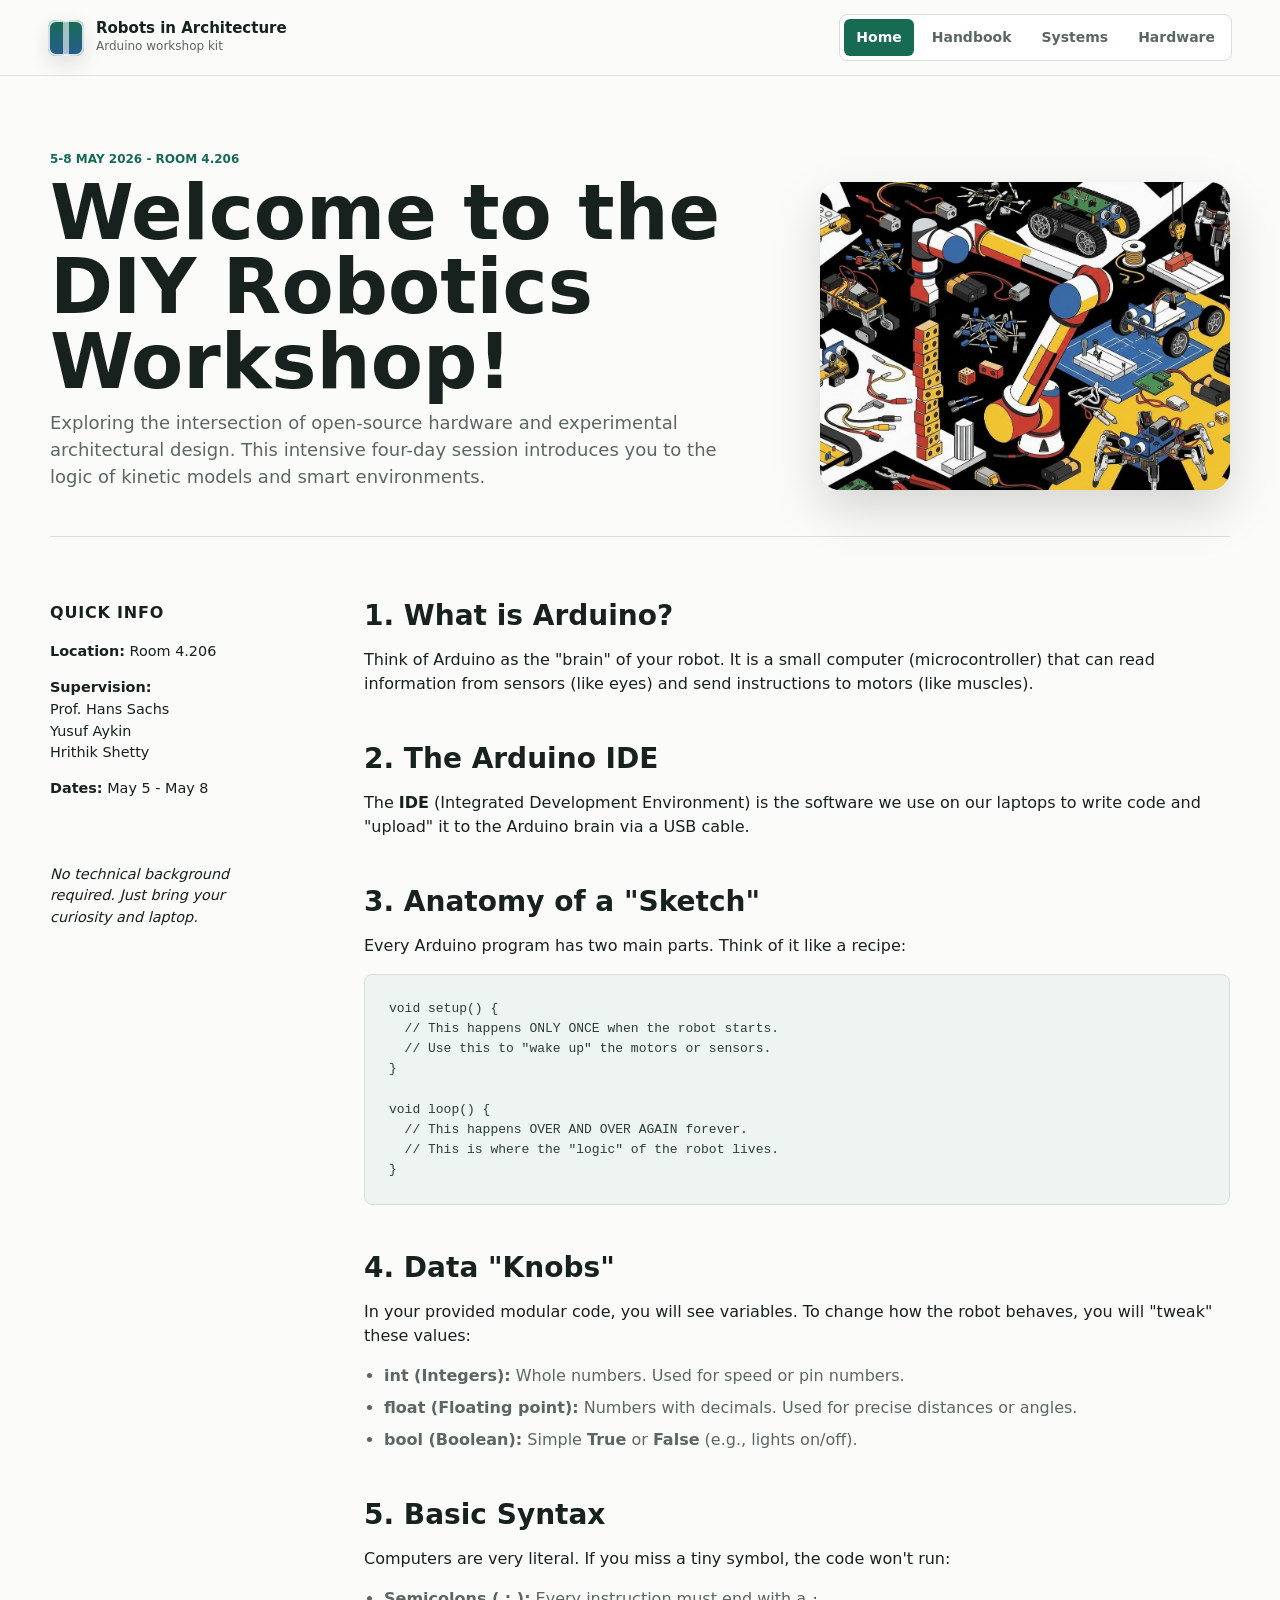
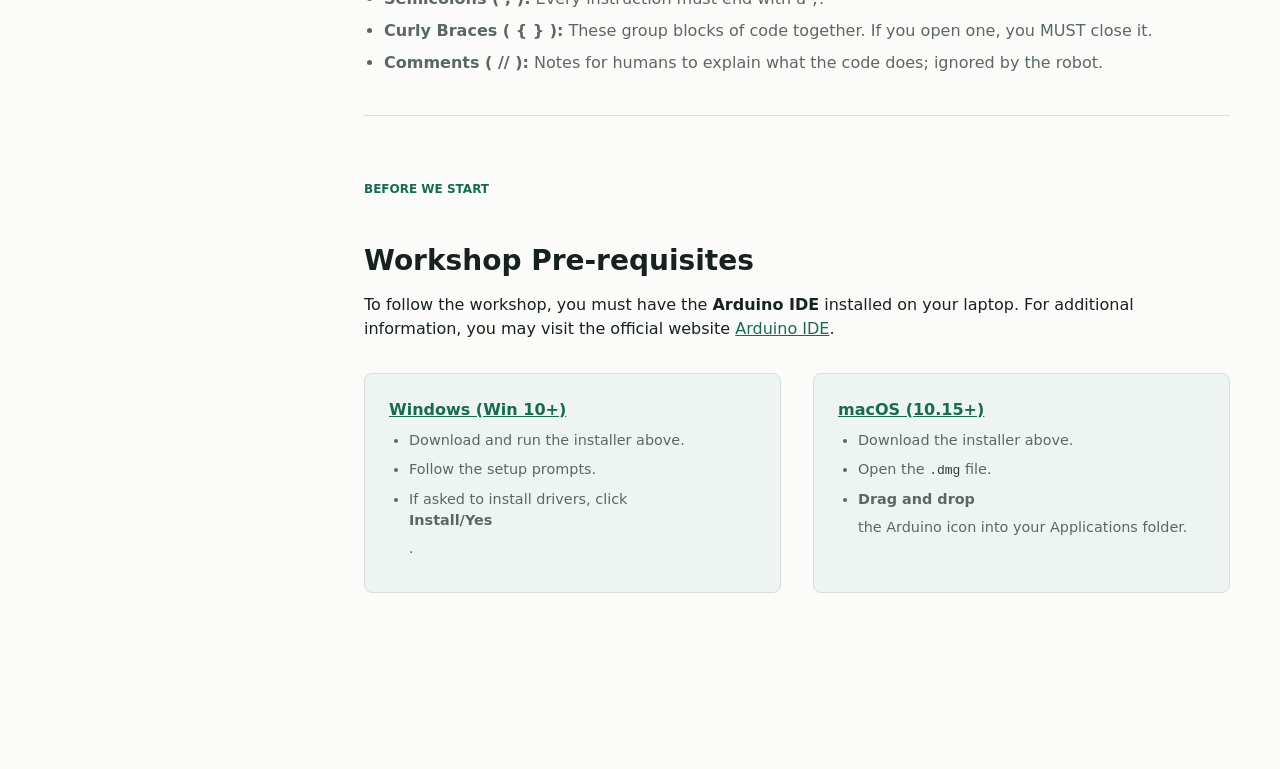
<file: index.html>
<!doctype html>
<html lang="en">
  <head>
    <meta charset="utf-8">
    <meta name="viewport" content="width=device-width, initial-scale=1">
    <title>Robots in Architecture - Home</title>
    <link rel="stylesheet" href="styles.css">
    <style>
      /* Custom tweaks to match Handbook aesthetics more closely on Home page */
      .home-poster {
        width: 100%;
        max-width: 410px; /* Matching the max-width of the second column in global workshop-strip */
        border-radius: 20px;
        box-shadow: 0 20px 50px rgba(0,0,0,0.15);
        border: none;
        object-fit: cover;
        margin-top: 32px; /* Horizontally align top with "Welcome" text (below eyebrow) */
      }
      .home-content-layout {
        display: grid;
        grid-template-columns: 250px 1fr;
        gap: 4rem;
        max-width: 1180px;
        margin: 0 auto;
        padding: 4rem 0;
      }
      .home-aside {
        font-size: 0.9rem;
        color: var(--text-muted);
        border-right: 1px solid var(--border);
        padding-right: 2rem;
      }
      .home-aside h3 {
        color: var(--text);
        margin-bottom: 1rem;
        font-size: 1rem;
        text-transform: uppercase;
        letter-spacing: 0.05em;
      }
      .home-main h2 {
        margin-top: 3rem;
        border-bottom: 1px solid var(--border);
        padding-bottom: 0.5rem;
      }
      .home-main h2:first-child {
        margin-top: 0;
      }
      .home-main pre {
        background: var(--soft);
        color: var(--ink);
        padding: 1.5rem;
        border-radius: 8px;
        overflow-x: auto;
        border: 1px solid var(--line);
      }
      .home-main code {
        color: #2c3e3a; /* Darker font color for better readability */
        font-family: "Cascadia Mono", "SFMono-Regular", Consolas, monospace;
        font-size: 13px;
      }
      .home-section {
        margin-bottom: 3rem;
      }
      @media (max-width: 1000px) {
        .home-content-layout { grid-template-columns: 1fr; }
        .home-aside { border-right: none; border-bottom: 1px solid var(--border); padding-bottom: 2rem; margin-bottom: 2rem; }
      }
    </style>
  </head>
  <body data-page="home">
    <header class="topbar">
      <a class="brand" href="index.html" aria-label="Robots in Architecture">
        <span class="brand-mark" aria-hidden="true"></span>
        <span>
          <strong>Robots in Architecture</strong>
          <small>Arduino workshop kit</small>
        </span>
      </a>
      <nav class="nav-links" aria-label="Primary">
        <a class="active" href="index.html">Home</a>
        <a href="guide.html">Handbook</a>
        <a href="examples.html">Systems</a>
        <a href="hardware.html">Hardware</a>
      </nav>
    </header>

    <main>
      <section class="workshop-strip guide-hero">
        <div class="workshop-copy">
          <p class="eyebrow">5-8 May 2026 - Room 4.206</p>
          <h1>Welcome to the DIY Robotics Workshop!</h1>
          <p>Exploring the intersection of open-source hardware and experimental architectural design. This intensive four-day session introduces you to the logic of kinetic models and smart environments.</p>
        </div>
        <img src="images/welcome_poster.jpg" alt="Workshop Poster" class="home-poster">
      </section>

      <div class="home-content-layout">
        <aside class="home-aside">
          <h3>Quick Info</h3>
          <p><strong>Location:</strong> Room 4.206</p>
          <p><strong>Supervision:</strong><br>Prof. Hans Sachs<br>Yusuf Aykin<br>Hrithik Shetty</p>
          <p><strong>Dates:</strong> May 5 - May 8</p>
          <hr style="margin: 2rem 0; border: 0; border-top: 1px solid var(--border);">
          <p><em>No technical background required. Just bring your curiosity and laptop.</em></p>
        </aside>

        <article class="home-main">
          <section class="home-section">
            <h2>1. What is Arduino?</h2>
            <p>Think of Arduino as the "brain" of your robot. It is a small computer (microcontroller) that can read information from sensors (like eyes) and send instructions to motors (like muscles).</p>
            
            <h2>2. The Arduino IDE</h2>
            <p>The <strong>IDE</strong> (Integrated Development Environment) is the software we use on our laptops to write code and "upload" it to the Arduino brain via a USB cable.</p>

            <h2>3. Anatomy of a "Sketch"</h2>
            <p>Every Arduino program has two main parts. Think of it like a recipe:</p>
            <pre><code>void setup() {
  // This happens ONLY ONCE when the robot starts.
  // Use this to "wake up" the motors or sensors.
}

void loop() {
  // This happens OVER AND OVER AGAIN forever.
  // This is where the "logic" of the robot lives.
}</code></pre>

            <h2>4. Data "Knobs"</h2>
            <p>In your provided modular code, you will see variables. To change how the robot behaves, you will "tweak" these values:</p>
            <ul class="guide-list">
              <li><strong>int (Integers):</strong> Whole numbers. Used for speed or pin numbers.</li>
              <li><strong>float (Floating point):</strong> Numbers with decimals. Used for precise distances or angles.</li>
              <li><strong>bool (Boolean):</strong> Simple <strong>True</strong> or <strong>False</strong> (e.g., lights on/off).</li>
            </ul>

            <h2>5. Basic Syntax</h2>
            <p>Computers are very literal. If you miss a tiny symbol, the code won't run:</p>
            <ul class="guide-list">
              <li><strong>Semicolons ( ; ):</strong> Every instruction must end with a <code>;</code>.</li>
              <li><strong>Curly Braces ( { } ):</strong> These group blocks of code together. If you open one, you MUST close it.</li>
              <li><strong>Comments ( // ):</strong> Notes for humans to explain what the code does; ignored by the robot.</li>
            </ul>

            <hr style="margin: 2.5rem 0 0; border: 0; border-top: 1px solid var(--line);">

            <section class="home-section" id="prerequisites" style="padding-top: 4rem;">
              <p class="eyebrow">Before we start</p>
              <h2>Workshop Pre-requisites</h2>
              <p>To follow the workshop, you must have the <strong>Arduino IDE</strong> installed on your laptop. For additional information, you may visit the official website <a href="https://www.arduino.cc/en/software" target="_blank" style="color: var(--green); text-decoration: underline;">Arduino IDE</a>.</p>

              <div class="step-grid" style="display: grid; grid-template-columns: 1fr 1fr; gap: 2rem; margin-top: 2rem;">
                  <article style="background: var(--soft); padding: 1.5rem; border-radius: 8px;">
                      <a href="https://downloads.arduino.cc/arduino-ide/arduino-ide_latest_Windows_64bit.exe" style="display: block; margin-bottom: 0.5rem; color: var(--green); font-weight: bold; text-decoration: underline;">Windows (Win 10+)</a>
                      <ul class="guide-list" style="font-size: 0.9rem;">
                          <li>Download and run the installer above.</li>
                          <li>Follow the setup prompts.</li>
                          <li>If asked to install drivers, click <strong>Install/Yes</strong>.</li>
                      </ul>
                  </article>
                  <article style="background: var(--soft); padding: 1.5rem; border-radius: 8px;">
                      <a href="https://downloads.arduino.cc/arduino-ide/arduino-ide_latest_macOS_64bit.dmg" style="display: block; margin-bottom: 0.5rem; color: var(--green); font-weight: bold; text-decoration: underline;">macOS (10.15+)</a>
                      <ul class="guide-list" style="font-size: 0.9rem;">
                          <li>Download the installer above.</li>
                          <li>Open the <code>.dmg</code> file.</li>
                          <li><strong>Drag and drop</strong> the Arduino icon into your Applications folder.</li>
                      </ul>
                  </article>
              </div>
            </section>
          </section>
        </article>
      </div>
    </main>

    <script src="data.js"></script>
    <script src="app.js"></script>
  </body>
</html>
</file>
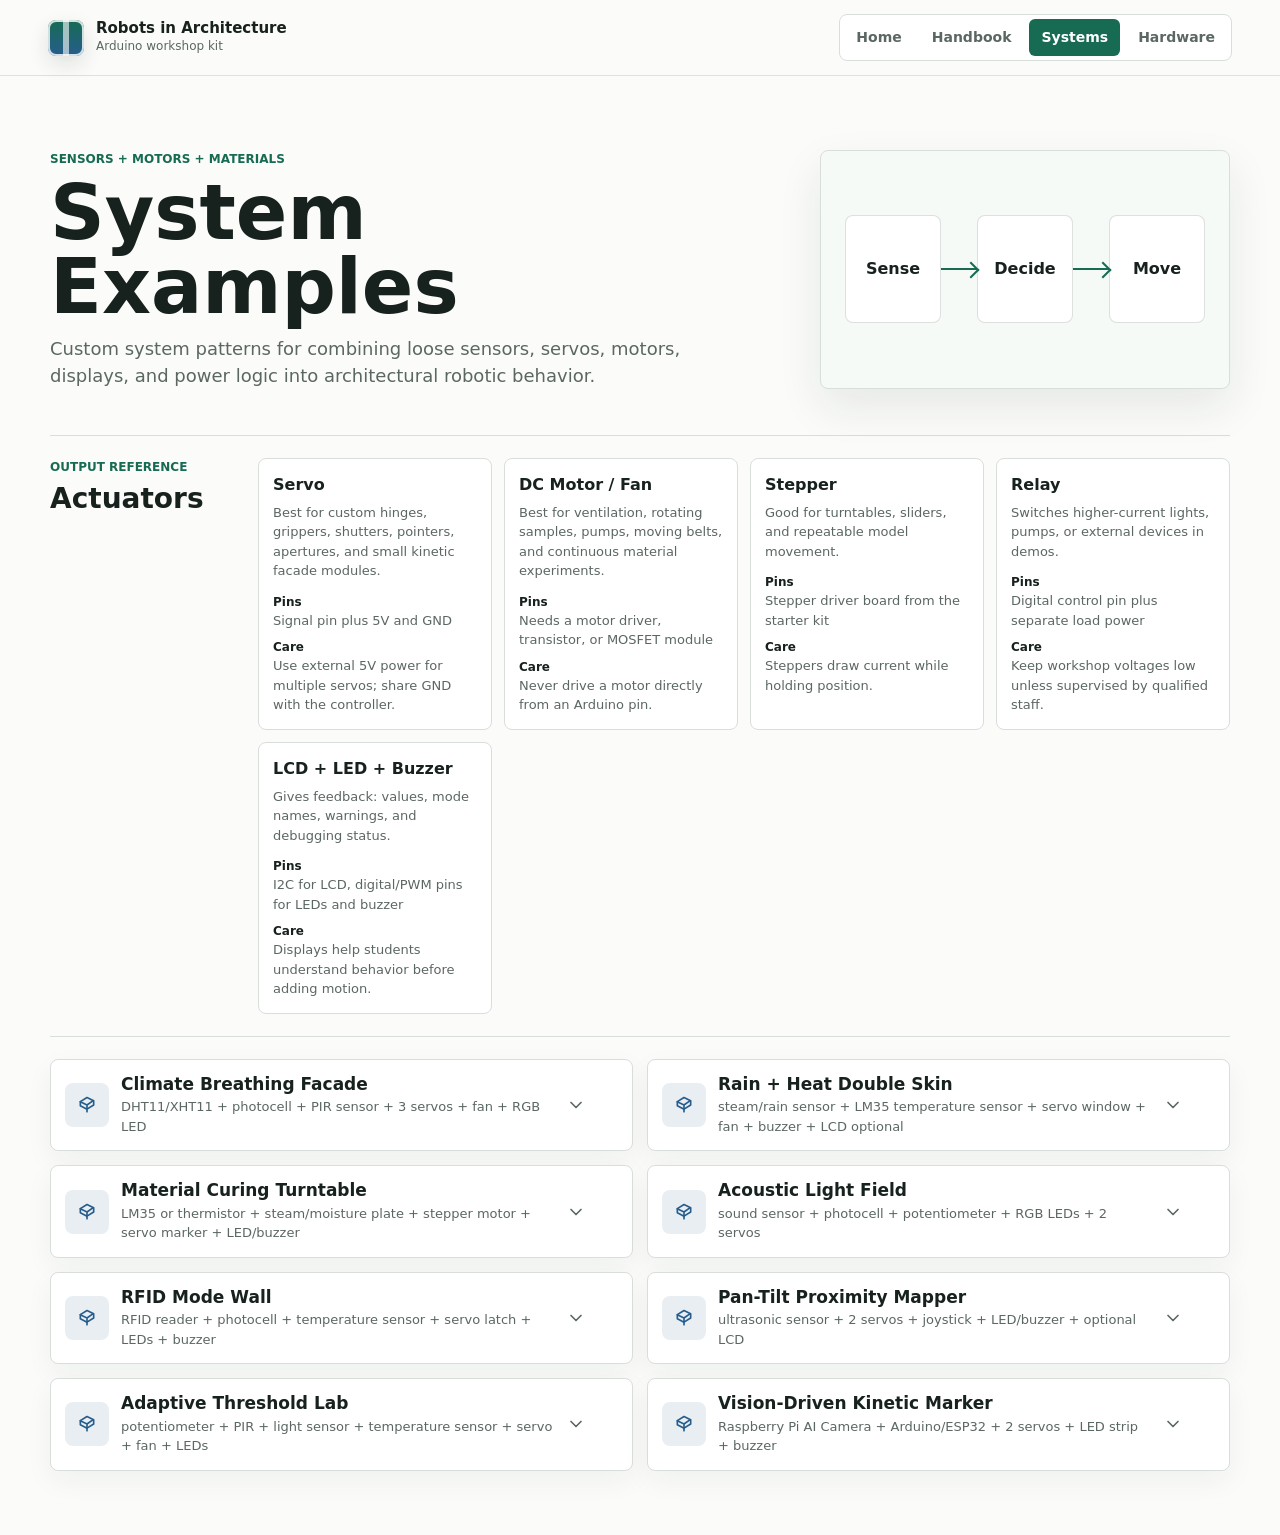
<file: examples.html>
<!doctype html>
<html lang="en">
  <head>
    <meta charset="utf-8">
    <meta name="viewport" content="width=device-width, initial-scale=1">
    <title>Robots in Architecture - System Examples</title>
    <link rel="stylesheet" href="styles.css">
  </head>
  <body data-page="examples">
    <header class="topbar">
      <a class="brand" href="index.html" aria-label="Robots in Architecture">
        <span class="brand-mark" aria-hidden="true"></span>
        <span>
          <strong>Robots in Architecture</strong>
          <small>Arduino workshop kit</small>
        </span>
      </a>
      <nav class="nav-links" aria-label="Primary">
        <a href="index.html">Home</a>
        <a href="guide.html">Handbook</a>
        <a class="active" href="examples.html">Systems</a>
        <a href="hardware.html">Hardware</a>
      </nav>
    </header>

    <main>
      <section class="workshop-strip systems-strip" aria-labelledby="page-title">
        <div class="workshop-copy">
          <p class="eyebrow">Sensors + motors + materials</p>
          <h1 id="page-title">System Examples</h1>
          <p>Custom system patterns for combining loose sensors, servos, motors, displays, and power logic into architectural robotic behavior.</p>
        </div>
        <div class="system-diagram" aria-hidden="true">
          <span>Sense</span>
          <i></i>
          <span>Decide</span>
          <i></i>
          <span>Move</span>
        </div>
      </section>

      <section class="actuator-band" aria-labelledby="actuator-title">
        <div>
          <p class="eyebrow">Output reference</p>
          <h2 id="actuator-title">Actuators</h2>
        </div>
        <div class="actuator-grid" id="actuator-grid"></div>
      </section>

      <section class="grid examples-grid" id="examples-grid" aria-live="polite"></section>
    </main>

    <script src="data.js"></script>
    <script src="app.js"></script>
  </body>
</html>
</file>
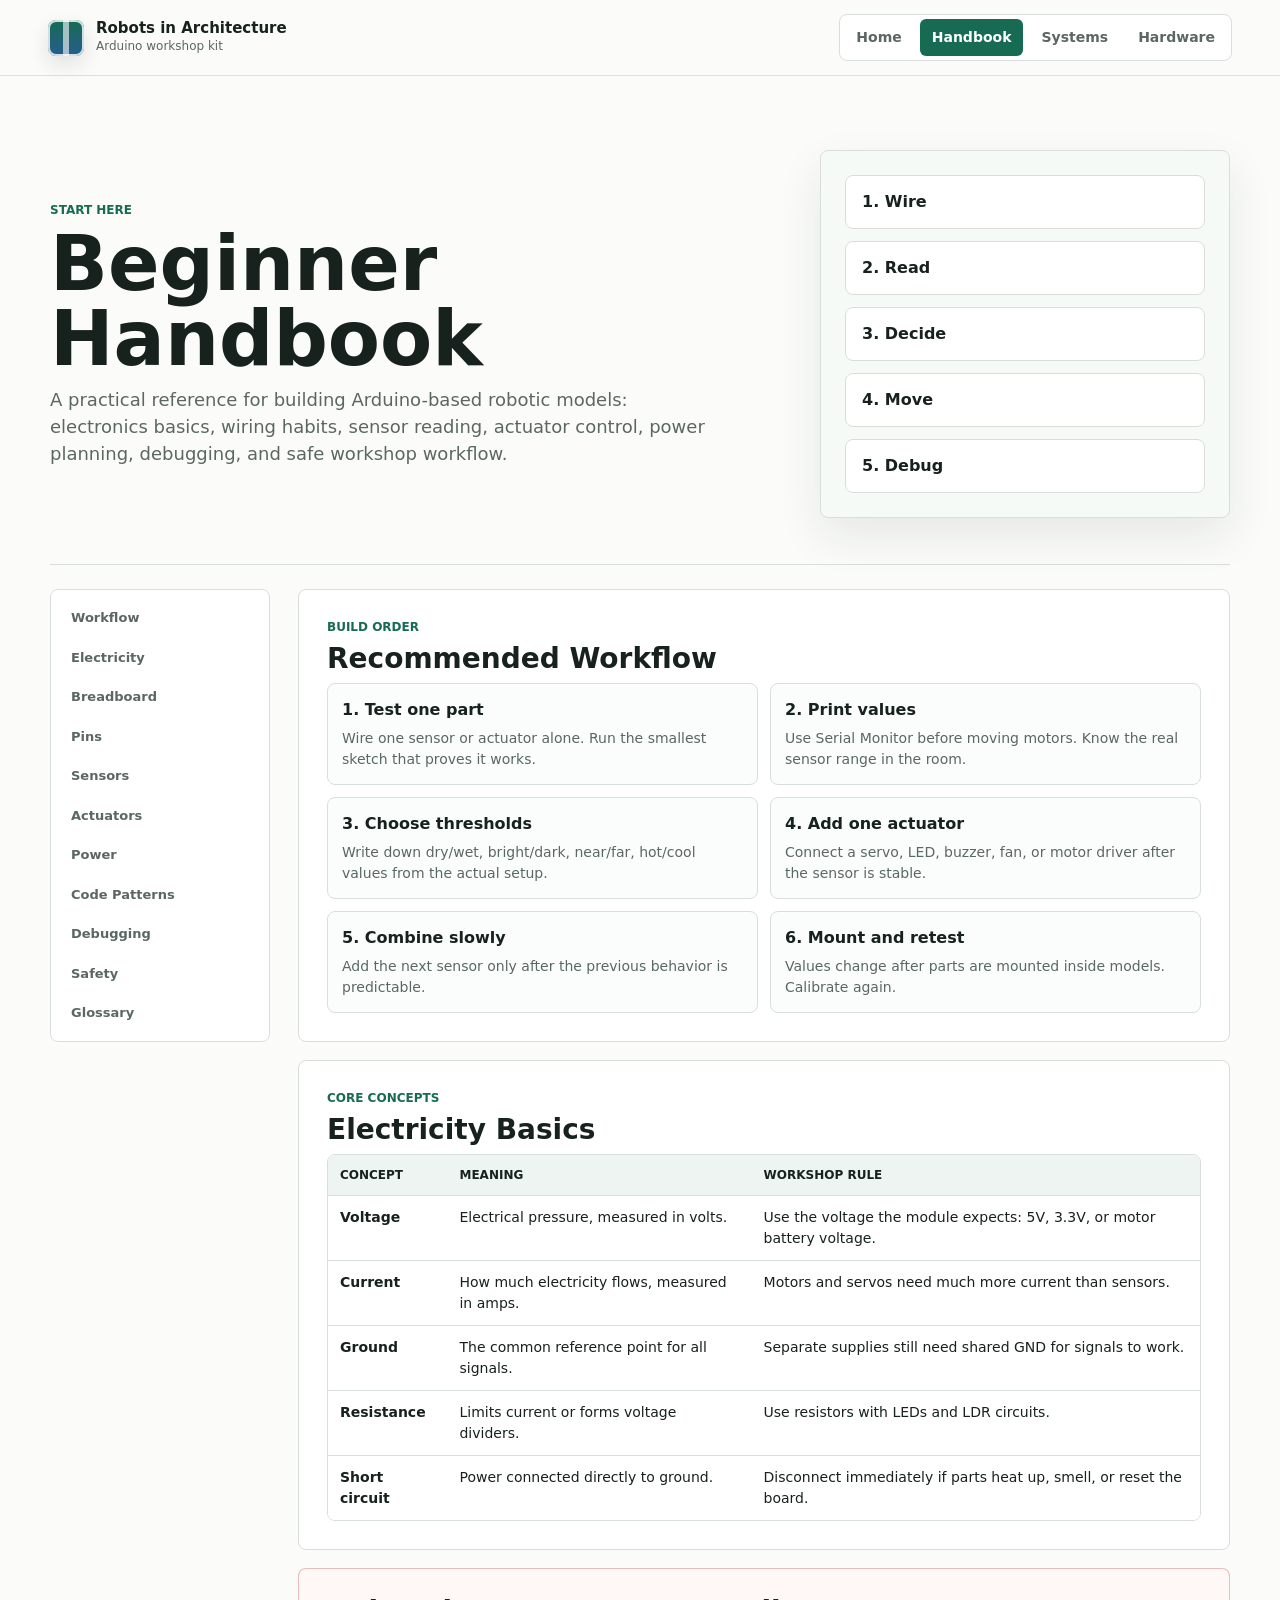
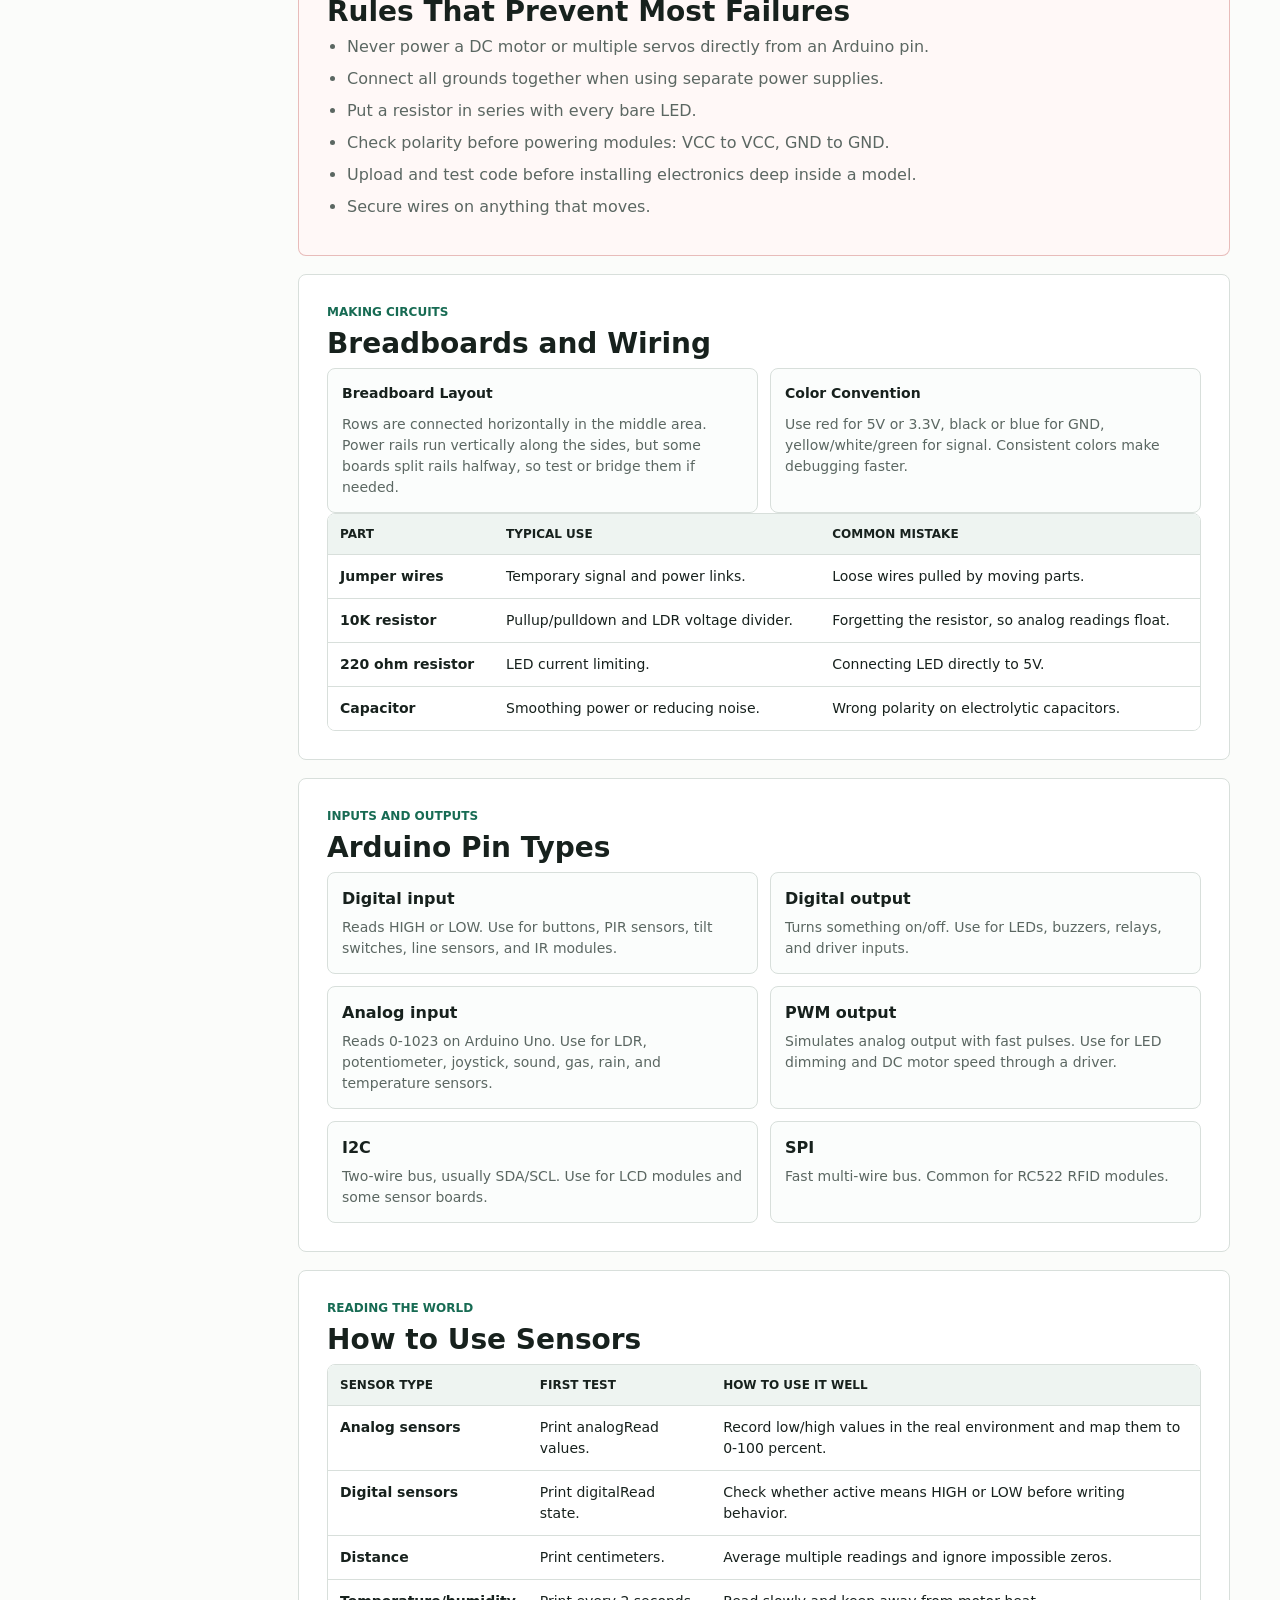
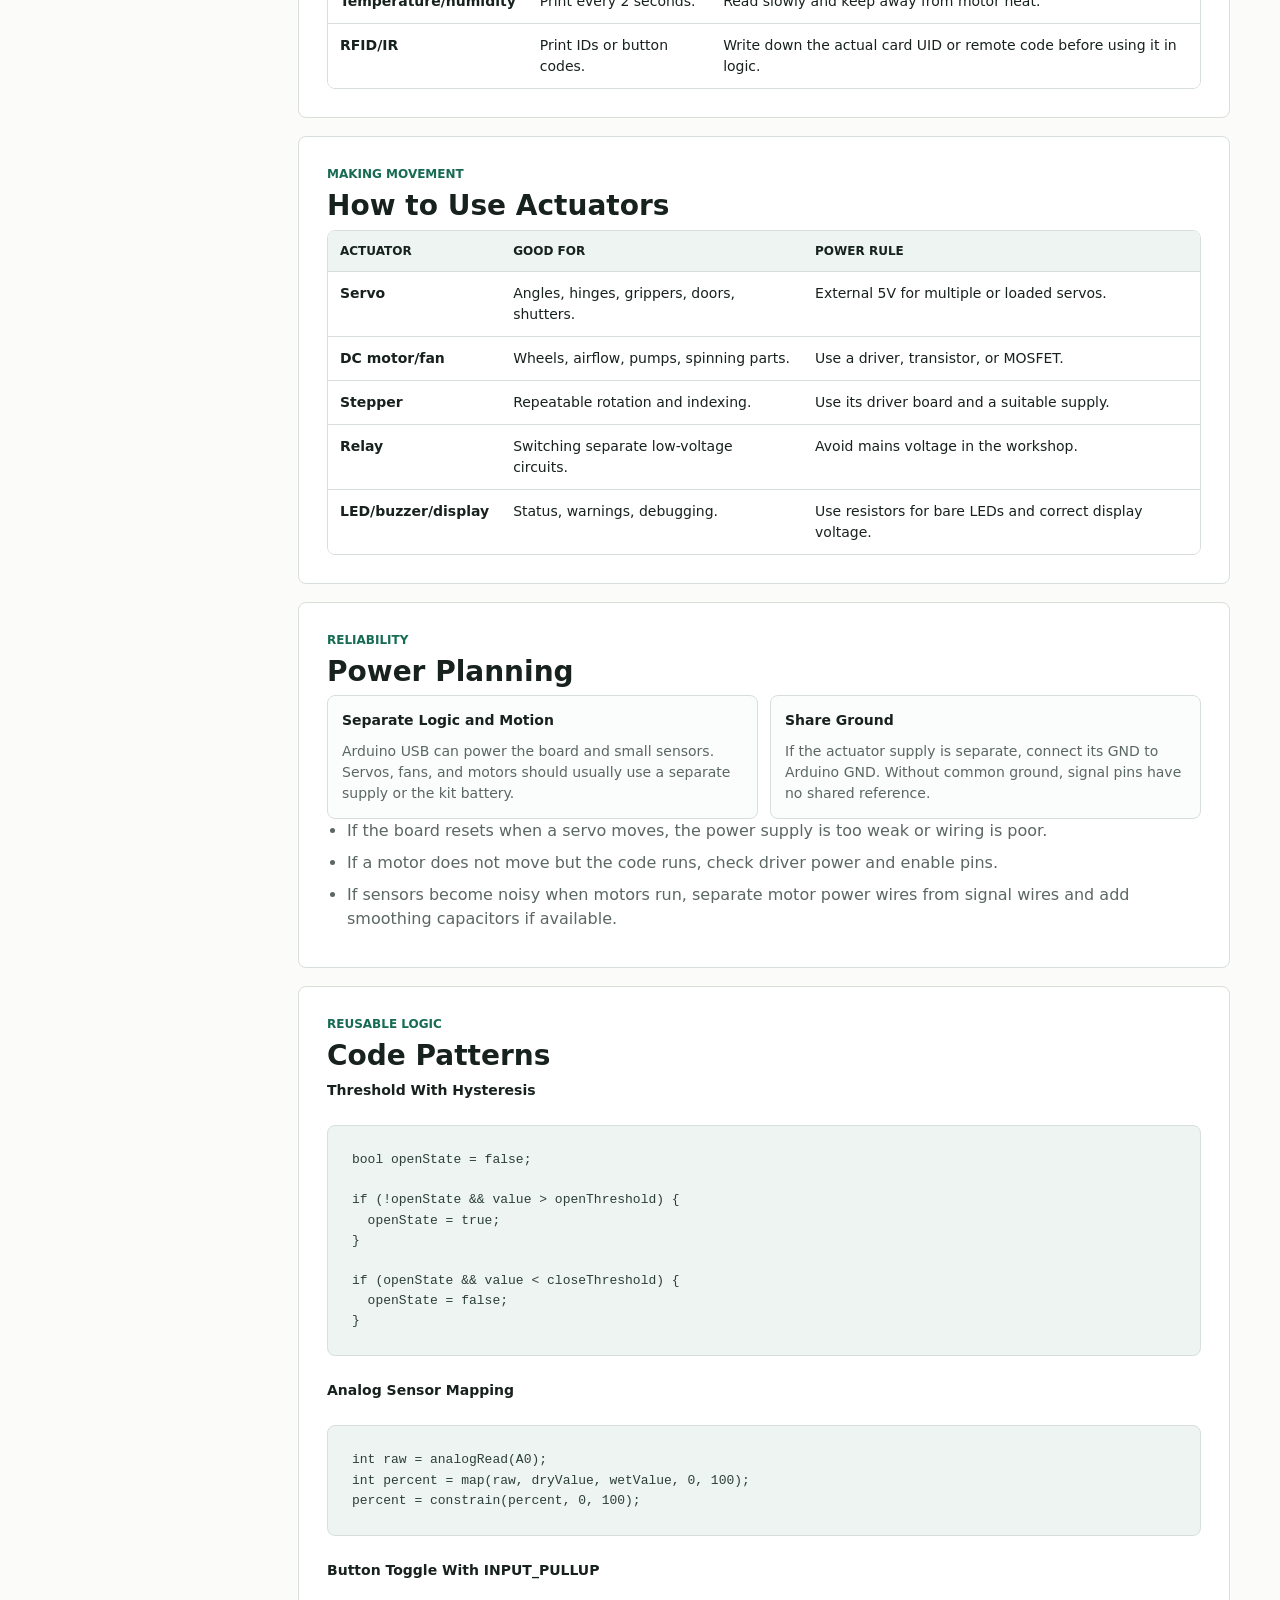
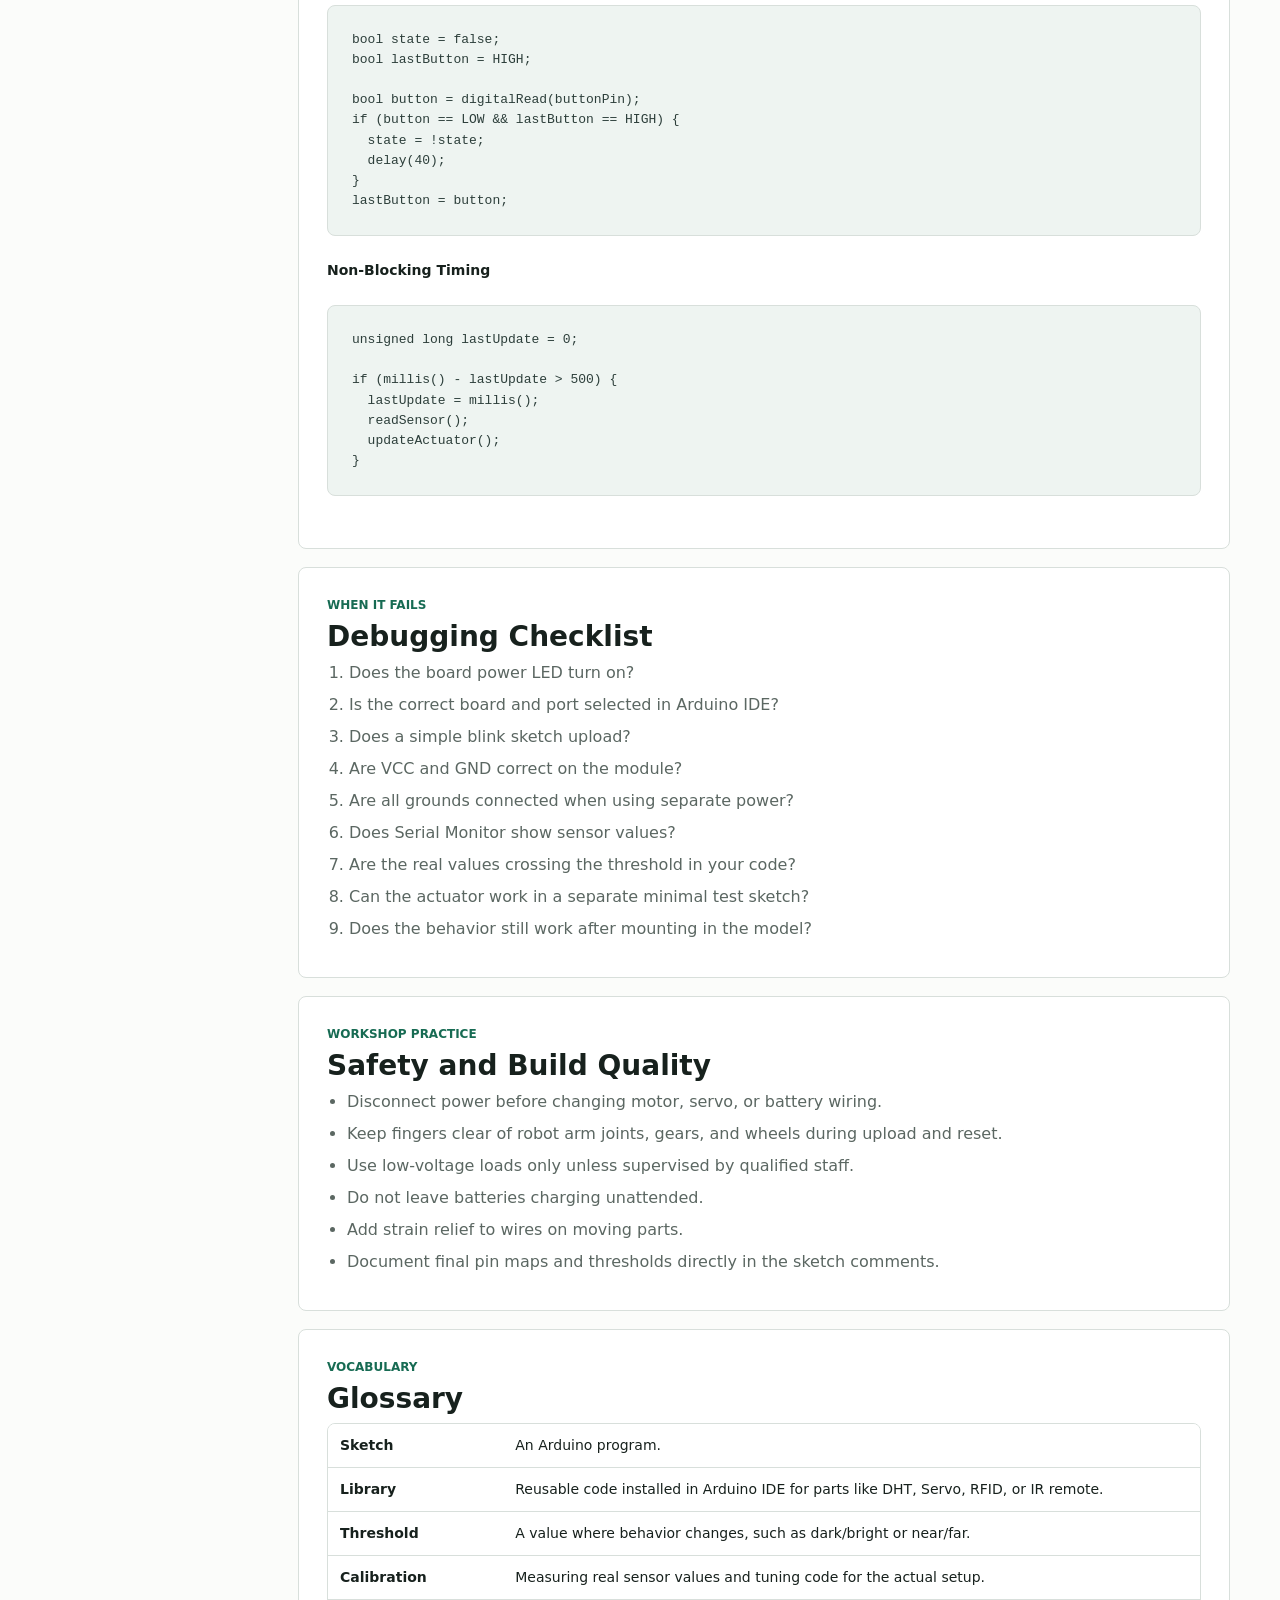
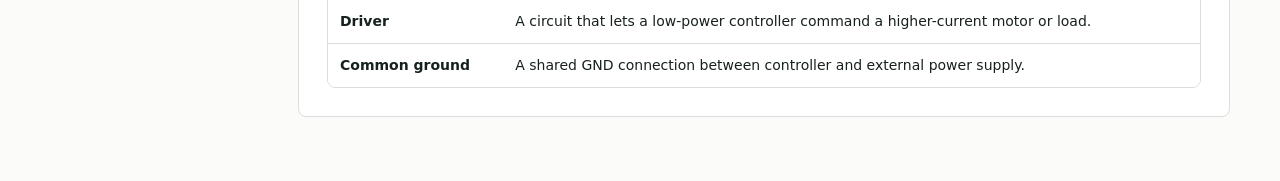
<file: guide.html>
<!doctype html>
<html lang="en">
  <head>
    <meta charset="utf-8">
    <meta name="viewport" content="width=device-width, initial-scale=1">
    <title>Robots in Architecture - Beginner Handbook</title>
    <link rel="stylesheet" href="styles.css">
    <style>
      /* Custom tweaks to match Home page code block readability */
      .guide-content pre {
        background: var(--soft);
        color: var(--ink);
        padding: 1.5rem;
        border-radius: 8px;
        overflow-x: auto;
        border: 1px solid var(--line);
        margin: 1.5rem 0;
      }
      .guide-content code {
        color: #2c3e3a; /* Darker font color for better readability */
        font-family: "Cascadia Mono", "SFMono-Regular", Consolas, monospace;
        font-size: 13px;
        white-space: pre;
      }
    </style>
  </head>
  <body data-page="guide">
    <header class="topbar">
      <a class="brand" href="index.html" aria-label="Robots in Architecture">
        <span class="brand-mark" aria-hidden="true"></span>
        <span>
          <strong>Robots in Architecture</strong>
          <small>Arduino workshop kit</small>
        </span>
      </a>
      <nav class="nav-links" aria-label="Primary">
        <a href="index.html">Home</a>
        <a class="active" href="guide.html">Handbook</a>
        <a href="examples.html">Systems</a>
        <a href="hardware.html">Hardware</a>
      </nav>
    </header>

    <main>
      <section class="workshop-strip guide-hero" aria-labelledby="page-title">
        <div class="workshop-copy">
          <p class="eyebrow">Start here</p>
          <h1 id="page-title">Beginner Handbook</h1>
          <p>A practical reference for building Arduino-based robotic models: electronics basics, wiring habits, sensor reading, actuator control, power planning, debugging, and safe workshop workflow.</p>
        </div>
        <div class="guide-stack" aria-hidden="true">
          <span>1. Wire</span>
          <span>2. Read</span>
          <span>3. Decide</span>
          <span>4. Move</span>
          <span>5. Debug</span>
        </div>
      </section>

      <section class="guide-layout">
        <aside class="guide-toc" aria-label="Handbook contents">
          <a href="#workflow">Workflow</a>
          <a href="#electricity">Electricity</a>
          <a href="#breadboard">Breadboard</a>
          <a href="#pins">Pins</a>
          <a href="#sensors">Sensors</a>
          <a href="#actuators">Actuators</a>
          <a href="#power">Power</a>
          <a href="#code">Code Patterns</a>
          <a href="#debugging">Debugging</a>
          <a href="#safety">Safety</a>
          <a href="#glossary">Glossary</a>
        </aside>

        <div class="guide-content">
          <section class="guide-section" id="workflow">
            <p class="eyebrow">Build order</p>
            <h2>Recommended Workflow</h2>
            <div class="step-grid">
              <article><strong>1. Test one part</strong><p>Wire one sensor or actuator alone. Run the smallest sketch that proves it works.</p></article>
              <article><strong>2. Print values</strong><p>Use Serial Monitor before moving motors. Know the real sensor range in the room.</p></article>
              <article><strong>3. Choose thresholds</strong><p>Write down dry/wet, bright/dark, near/far, hot/cool values from the actual setup.</p></article>
              <article><strong>4. Add one actuator</strong><p>Connect a servo, LED, buzzer, fan, or motor driver after the sensor is stable.</p></article>
              <article><strong>5. Combine slowly</strong><p>Add the next sensor only after the previous behavior is predictable.</p></article>
              <article><strong>6. Mount and retest</strong><p>Values change after parts are mounted inside models. Calibrate again.</p></article>
            </div>
          </section>

          <section class="guide-section" id="electricity">
            <p class="eyebrow">Core concepts</p>
            <h2>Electricity Basics</h2>
            <div class="reference-table">
              <table>
                <thead><tr><th>Concept</th><th>Meaning</th><th>Workshop Rule</th></tr></thead>
                <tbody>
                  <tr><td>Voltage</td><td>Electrical pressure, measured in volts.</td><td>Use the voltage the module expects: 5V, 3.3V, or motor battery voltage.</td></tr>
                  <tr><td>Current</td><td>How much electricity flows, measured in amps.</td><td>Motors and servos need much more current than sensors.</td></tr>
                  <tr><td>Ground</td><td>The common reference point for all signals.</td><td>Separate supplies still need shared GND for signals to work.</td></tr>
                  <tr><td>Resistance</td><td>Limits current or forms voltage dividers.</td><td>Use resistors with LEDs and LDR circuits.</td></tr>
                  <tr><td>Short circuit</td><td>Power connected directly to ground.</td><td>Disconnect immediately if parts heat up, smell, or reset the board.</td></tr>
                </tbody>
              </table>
            </div>
          </section>

          <section class="guide-section warning-section">
            <h2>Rules That Prevent Most Failures</h2>
            <ul class="guide-list">
              <li>Never power a DC motor or multiple servos directly from an Arduino pin.</li>
              <li>Connect all grounds together when using separate power supplies.</li>
              <li>Put a resistor in series with every bare LED.</li>
              <li>Check polarity before powering modules: VCC to VCC, GND to GND.</li>
              <li>Upload and test code before installing electronics deep inside a model.</li>
              <li>Secure wires on anything that moves.</li>
            </ul>
          </section>

          <section class="guide-section" id="breadboard">
            <p class="eyebrow">Making circuits</p>
            <h2>Breadboards and Wiring</h2>
            <div class="two-info">
              <div>
                <h3>Breadboard Layout</h3>
                <p>Rows are connected horizontally in the middle area. Power rails run vertically along the sides, but some boards split rails halfway, so test or bridge them if needed.</p>
              </div>
              <div>
                <h3>Color Convention</h3>
                <p>Use red for 5V or 3.3V, black or blue for GND, yellow/white/green for signal. Consistent colors make debugging faster.</p>
              </div>
            </div>
            <div class="reference-table">
              <table>
                <thead><tr><th>Part</th><th>Typical Use</th><th>Common Mistake</th></tr></thead>
                <tbody>
                  <tr><td>Jumper wires</td><td>Temporary signal and power links.</td><td>Loose wires pulled by moving parts.</td></tr>
                  <tr><td>10K resistor</td><td>Pullup/pulldown and LDR voltage divider.</td><td>Forgetting the resistor, so analog readings float.</td></tr>
                  <tr><td>220 ohm resistor</td><td>LED current limiting.</td><td>Connecting LED directly to 5V.</td></tr>
                  <tr><td>Capacitor</td><td>Smoothing power or reducing noise.</td><td>Wrong polarity on electrolytic capacitors.</td></tr>
                </tbody>
              </table>
            </div>
          </section>

          <section class="guide-section" id="pins">
            <p class="eyebrow">Inputs and outputs</p>
            <h2>Arduino Pin Types</h2>
            <div class="step-grid">
              <article><strong>Digital input</strong><p>Reads HIGH or LOW. Use for buttons, PIR sensors, tilt switches, line sensors, and IR modules.</p></article>
              <article><strong>Digital output</strong><p>Turns something on/off. Use for LEDs, buzzers, relays, and driver inputs.</p></article>
              <article><strong>Analog input</strong><p>Reads 0-1023 on Arduino Uno. Use for LDR, potentiometer, joystick, sound, gas, rain, and temperature sensors.</p></article>
              <article><strong>PWM output</strong><p>Simulates analog output with fast pulses. Use for LED dimming and DC motor speed through a driver.</p></article>
              <article><strong>I2C</strong><p>Two-wire bus, usually SDA/SCL. Use for LCD modules and some sensor boards.</p></article>
              <article><strong>SPI</strong><p>Fast multi-wire bus. Common for RC522 RFID modules.</p></article>
            </div>
          </section>

          <section class="guide-section" id="sensors">
            <p class="eyebrow">Reading the world</p>
            <h2>How to Use Sensors</h2>
            <div class="reference-table">
              <table>
                <thead><tr><th>Sensor Type</th><th>First Test</th><th>How to Use It Well</th></tr></thead>
                <tbody>
                  <tr><td>Analog sensors</td><td>Print analogRead values.</td><td>Record low/high values in the real environment and map them to 0-100 percent.</td></tr>
                  <tr><td>Digital sensors</td><td>Print digitalRead state.</td><td>Check whether active means HIGH or LOW before writing behavior.</td></tr>
                  <tr><td>Distance</td><td>Print centimeters.</td><td>Average multiple readings and ignore impossible zeros.</td></tr>
                  <tr><td>Temperature/humidity</td><td>Print every 2 seconds.</td><td>Read slowly and keep away from motor heat.</td></tr>
                  <tr><td>RFID/IR</td><td>Print IDs or button codes.</td><td>Write down the actual card UID or remote code before using it in logic.</td></tr>
                </tbody>
              </table>
            </div>
          </section>

          <section class="guide-section" id="actuators">
            <p class="eyebrow">Making movement</p>
            <h2>How to Use Actuators</h2>
            <div class="reference-table">
              <table>
                <thead><tr><th>Actuator</th><th>Good For</th><th>Power Rule</th></tr></thead>
                <tbody>
                  <tr><td>Servo</td><td>Angles, hinges, grippers, doors, shutters.</td><td>External 5V for multiple or loaded servos.</td></tr>
                  <tr><td>DC motor/fan</td><td>Wheels, airflow, pumps, spinning parts.</td><td>Use a driver, transistor, or MOSFET.</td></tr>
                  <tr><td>Stepper</td><td>Repeatable rotation and indexing.</td><td>Use its driver board and a suitable supply.</td></tr>
                  <tr><td>Relay</td><td>Switching separate low-voltage circuits.</td><td>Avoid mains voltage in the workshop.</td></tr>
                  <tr><td>LED/buzzer/display</td><td>Status, warnings, debugging.</td><td>Use resistors for bare LEDs and correct display voltage.</td></tr>
                </tbody>
              </table>
            </div>
          </section>

          <section class="guide-section" id="power">
            <p class="eyebrow">Reliability</p>
            <h2>Power Planning</h2>
            <div class="two-info">
              <div>
                <h3>Separate Logic and Motion</h3>
                <p>Arduino USB can power the board and small sensors. Servos, fans, and motors should usually use a separate supply or the kit battery.</p>
              </div>
              <div>
                <h3>Share Ground</h3>
                <p>If the actuator supply is separate, connect its GND to Arduino GND. Without common ground, signal pins have no shared reference.</p>
              </div>
            </div>
            <ul class="guide-list">
              <li>If the board resets when a servo moves, the power supply is too weak or wiring is poor.</li>
              <li>If a motor does not move but the code runs, check driver power and enable pins.</li>
              <li>If sensors become noisy when motors run, separate motor power wires from signal wires and add smoothing capacitors if available.</li>
            </ul>
          </section>

          <section class="guide-section" id="code">
            <p class="eyebrow">Reusable logic</p>
            <h2>Code Patterns</h2>
            <h3>Threshold With Hysteresis</h3>
            <pre><code>bool openState = false;

if (!openState && value > openThreshold) {
  openState = true;
}

if (openState && value < closeThreshold) {
  openState = false;
}</code></pre>
            <h3>Analog Sensor Mapping</h3>
            <pre><code>int raw = analogRead(A0);
int percent = map(raw, dryValue, wetValue, 0, 100);
percent = constrain(percent, 0, 100);</code></pre>
            <h3>Button Toggle With INPUT_PULLUP</h3>
            <pre><code>bool state = false;
bool lastButton = HIGH;

bool button = digitalRead(buttonPin);
if (button == LOW && lastButton == HIGH) {
  state = !state;
  delay(40);
}
lastButton = button;</code></pre>
            <h3>Non-Blocking Timing</h3>
            <pre><code>unsigned long lastUpdate = 0;

if (millis() - lastUpdate > 500) {
  lastUpdate = millis();
  readSensor();
  updateActuator();
}</code></pre>
          </section>

          <section class="guide-section" id="debugging">
            <p class="eyebrow">When it fails</p>
            <h2>Debugging Checklist</h2>
            <ol class="guide-list ordered">
              <li>Does the board power LED turn on?</li>
              <li>Is the correct board and port selected in Arduino IDE?</li>
              <li>Does a simple blink sketch upload?</li>
              <li>Are VCC and GND correct on the module?</li>
              <li>Are all grounds connected when using separate power?</li>
              <li>Does Serial Monitor show sensor values?</li>
              <li>Are the real values crossing the threshold in your code?</li>
              <li>Can the actuator work in a separate minimal test sketch?</li>
              <li>Does the behavior still work after mounting in the model?</li>
            </ol>
          </section>

          <section class="guide-section" id="safety">
            <p class="eyebrow">Workshop practice</p>
            <h2>Safety and Build Quality</h2>
            <ul class="guide-list">
              <li>Disconnect power before changing motor, servo, or battery wiring.</li>
              <li>Keep fingers clear of robot arm joints, gears, and wheels during upload and reset.</li>
              <li>Use low-voltage loads only unless supervised by qualified staff.</li>
              <li>Do not leave batteries charging unattended.</li>
              <li>Add strain relief to wires on moving parts.</li>
              <li>Document final pin maps and thresholds directly in the sketch comments.</li>
            </ul>
          </section>

          <section class="guide-section" id="glossary">
            <p class="eyebrow">Vocabulary</p>
            <h2>Glossary</h2>
            <div class="reference-table">
              <table>
                <tbody>
                  <tr><td>Sketch</td><td>An Arduino program.</td></tr>
                  <tr><td>Library</td><td>Reusable code installed in Arduino IDE for parts like DHT, Servo, RFID, or IR remote.</td></tr>
                  <tr><td>Threshold</td><td>A value where behavior changes, such as dark/bright or near/far.</td></tr>
                  <tr><td>Calibration</td><td>Measuring real sensor values and tuning code for the actual setup.</td></tr>
                  <tr><td>Driver</td><td>A circuit that lets a low-power controller command a higher-current motor or load.</td></tr>
                  <tr><td>Common ground</td><td>A shared GND connection between controller and external power supply.</td></tr>
                </tbody>
              </table>
            </div>
          </section>
        </div>
      </section>
    </main>
  </body>
</html>
</file>
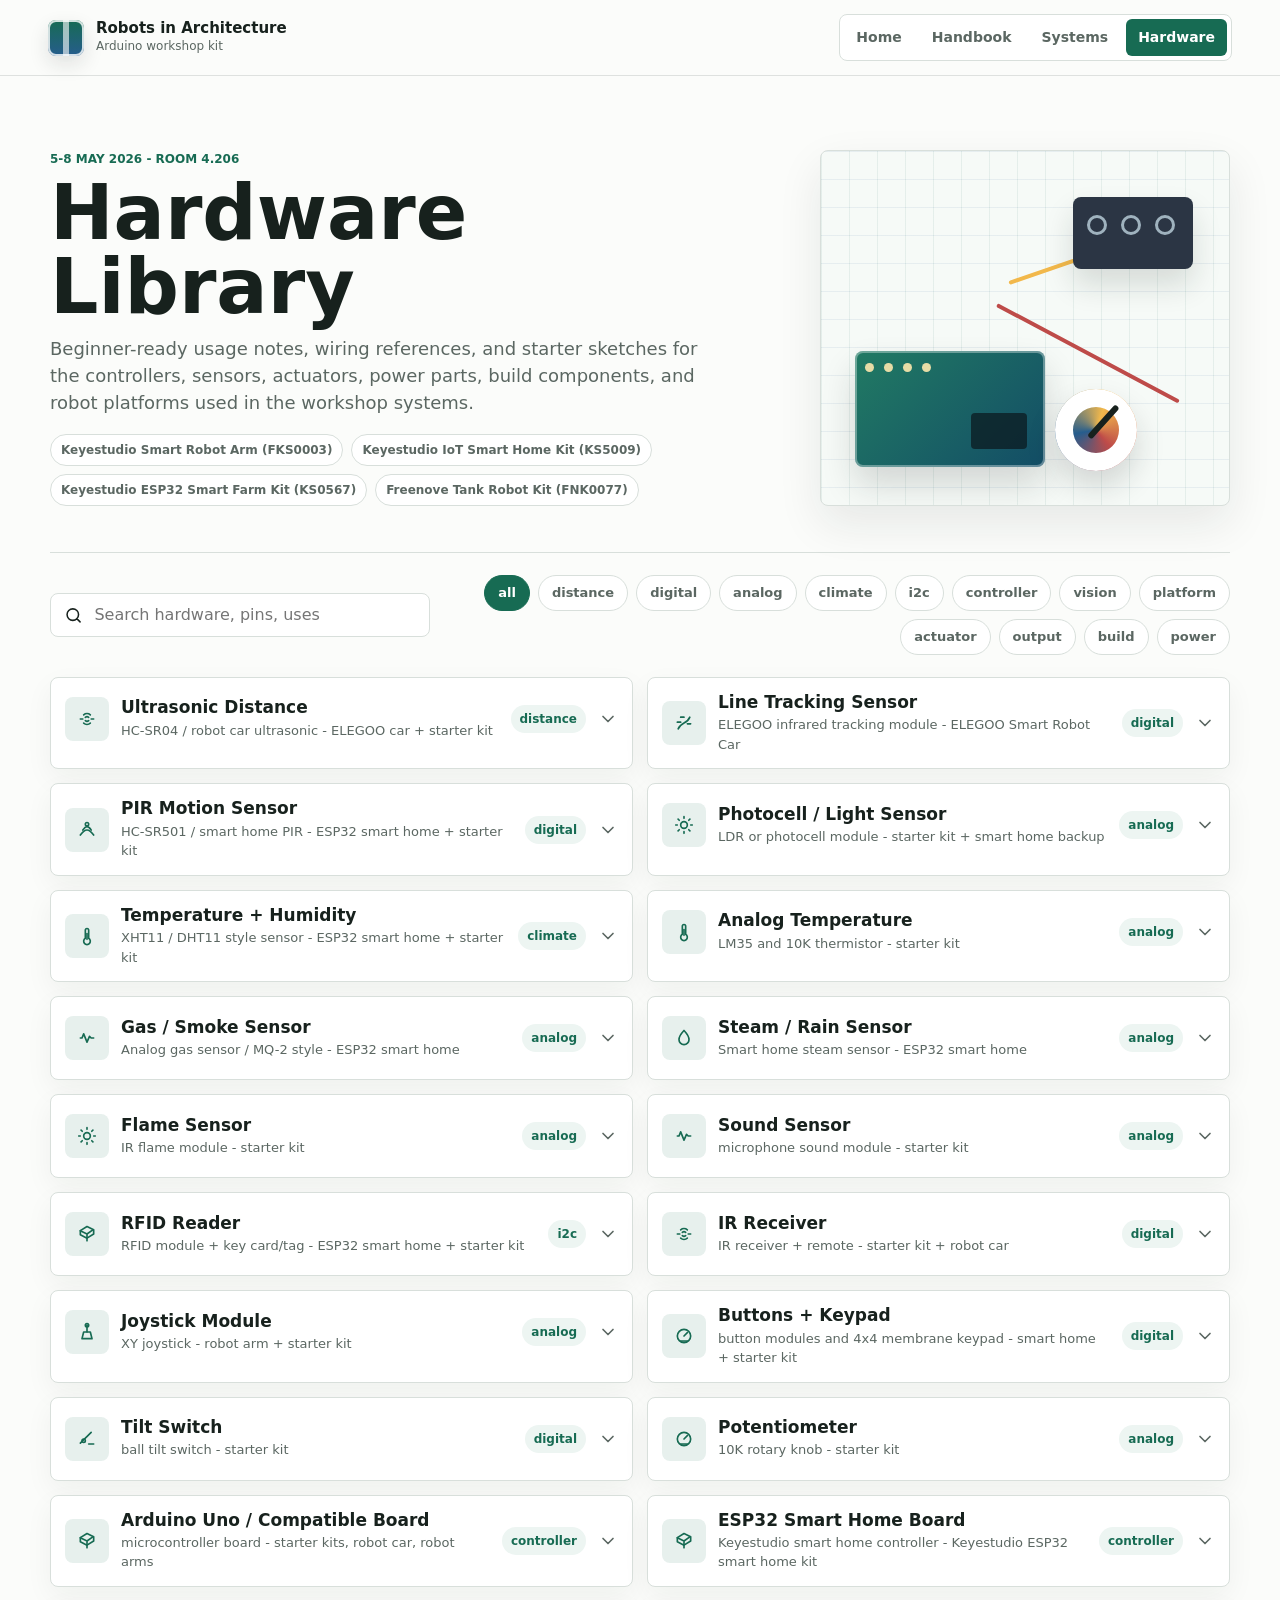
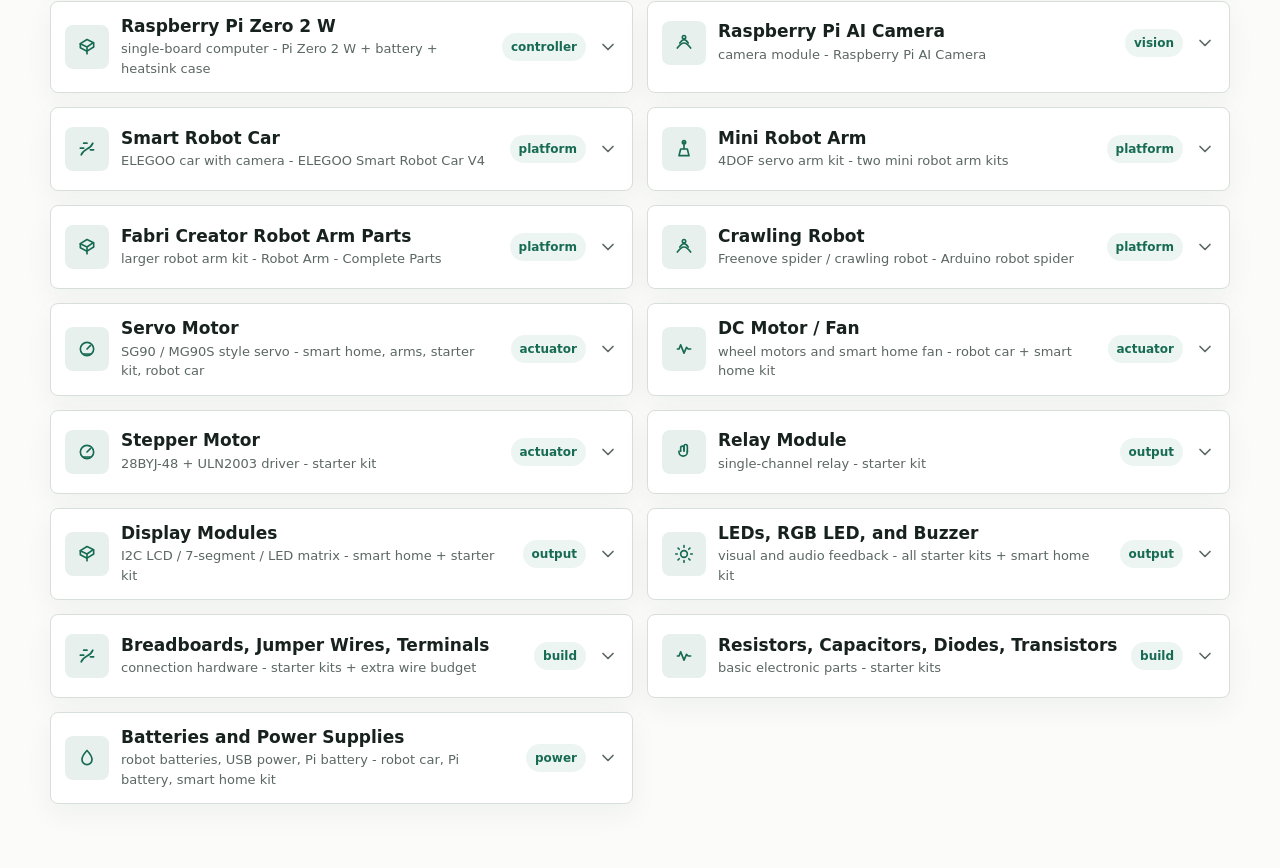
<file: hardware.html>
<!doctype html>
<html lang="en">
  <head>
    <meta charset="utf-8">
    <meta name="viewport" content="width=device-width, initial-scale=1">
    <title>Robots in Architecture - Hardware Library</title>
    <link rel="stylesheet" href="styles.css">
  </head>
  <body data-page="sensors">
    <header class="topbar">
      <a class="brand" href="index.html" aria-label="Robots in Architecture">
        <span class="brand-mark" aria-hidden="true"></span>
        <span>
          <strong>Robots in Architecture</strong>
          <small>Arduino workshop kit</small>
        </span>
      </a>
      <nav class="nav-links" aria-label="Primary">
        <a href="index.html">Home</a>
        <a href="guide.html">Handbook</a>
        <a href="examples.html">Systems</a>
        <a class="active" href="hardware.html">Hardware</a>
      </nav>
    </header>

    <main>
      <section class="workshop-strip" aria-labelledby="page-title">
        <div class="workshop-copy">
          <p class="eyebrow">5-8 May 2026 - Room 4.206</p>
          <h1 id="page-title">Hardware Library</h1>
          <p>Beginner-ready usage notes, wiring references, and starter sketches for the controllers, sensors, actuators, power parts, build components, and robot platforms used in the workshop systems.</p>
          <div class="inventory-pills" id="inventory-pills" aria-label="Available hardware"></div>
        </div>
        <div class="bench-visual" aria-hidden="true">
          <div class="board">
            <span></span><span></span><span></span><span></span>
            <b></b>
          </div>
          <div class="wire wire-a"></div>
          <div class="wire wire-b"></div>
          <div class="sensor-chip">
            <i></i><i></i><i></i>
          </div>
          <div class="servo-dial"></div>
        </div>
      </section>

      <section class="controls" aria-label="Hardware filters">
        <label class="search">
          <svg viewBox="0 0 24 24" aria-hidden="true"><path d="m21 21-4.3-4.3m2.3-5.2a7.5 7.5 0 1 1-15 0 7.5 7.5 0 0 1 15 0Z"/></svg>
          <input id="sensor-search" type="search" placeholder="Search hardware, pins, uses">
        </label>
        <div class="filter-group" id="sensor-filters" aria-label="Hardware categories"></div>
      </section>

      <section class="grid" id="sensor-grid" aria-live="polite"></section>
    </main>

    <script src="data.js"></script>
    <script src="app.js"></script>
  </body>
</html>
</file>
<file: styles.css>
:root {
  --ink: #17211d;
  --muted: #5b6762;
  --line: #d8dfdb;
  --paper: #fbfcfa;
  --panel: #ffffff;
  --soft: #eef4f1;
  --green: #176b53;
  --green-2: #0f8b6e;
  --blue: #265d8d;
  --yellow: #f2b84b;
  --red: #be4b49;
  --shadow: 0 18px 45px rgba(23, 33, 29, 0.09);
}

* {
  box-sizing: border-box;
}

html {
  color-scheme: light;
}

body {
  margin: 0;
  min-width: 320px;
  background: var(--paper);
  color: var(--ink);
  font-family: Inter, ui-sans-serif, system-ui, -apple-system, BlinkMacSystemFont, "Segoe UI", sans-serif;
  line-height: 1.5;
}

a {
  color: inherit;
  text-decoration: none;
}

button,
input {
  font: inherit;
}

.topbar {
  position: sticky;
  top: 0;
  z-index: 20;
  display: flex;
  align-items: center;
  justify-content: space-between;
  gap: 24px;
  min-height: 72px;
  padding: 14px clamp(16px, 4vw, 48px);
  border-bottom: 1px solid rgba(23, 33, 29, 0.12);
  background: rgba(251, 252, 250, 0.94);
  backdrop-filter: blur(16px);
}

.brand {
  display: inline-flex;
  align-items: center;
  gap: 12px;
}

.brand strong,
.brand small {
  display: block;
}

.brand strong {
  font-size: 15px;
  line-height: 1.1;
}

.brand small {
  color: var(--muted);
  font-size: 12px;
}

.brand-mark {
  width: 36px;
  height: 36px;
  border-radius: 8px;
  background:
    linear-gradient(90deg, transparent 42%, rgba(255,255,255,0.6) 42% 58%, transparent 58%),
    linear-gradient(180deg, var(--green), var(--blue));
  box-shadow: inset 0 0 0 2px rgba(255,255,255,0.8), 0 8px 20px rgba(23, 33, 29, 0.12);
}

.nav-links {
  display: flex;
  align-items: center;
  gap: 6px;
  padding: 4px;
  border: 1px solid var(--line);
  border-radius: 8px;
  background: var(--panel);
}

.nav-links a {
  border-radius: 6px;
  padding: 8px 12px;
  color: var(--muted);
  font-size: 14px;
  font-weight: 650;
}

.nav-links a.active,
.nav-links a:hover {
  background: var(--green);
  color: #fff;
}

main {
  width: min(1180px, calc(100vw - 32px));
  margin: 0 auto;
  padding: 28px 0 64px;
}

.workshop-strip {
  display: grid;
  grid-template-columns: minmax(0, 1fr) minmax(260px, 410px);
  gap: clamp(20px, 4vw, 56px);
  align-items: stretch;
  padding: clamp(22px, 5vw, 46px) 0;
  border-bottom: 1px solid var(--line);
}

.workshop-copy {
  align-self: center;
  min-width: 0;
}

.eyebrow {
  margin: 0 0 8px;
  color: var(--green);
  font-size: 12px;
  font-weight: 800;
  letter-spacing: 0;
  text-transform: uppercase;
}

h1,
h2,
h3,
p {
  margin-top: 0;
}

h1 {
  margin-bottom: 10px;
  font-size: clamp(36px, 7vw, 76px);
  line-height: 0.98;
  letter-spacing: 0;
}

h2 {
  margin-bottom: 8px;
  font-size: 28px;
  line-height: 1.1;
  letter-spacing: 0;
}

h3 {
  margin-bottom: 10px;
  font-size: 14px;
  letter-spacing: 0;
}

.workshop-copy p:not(.eyebrow) {
  max-width: 680px;
  margin-bottom: 0;
  color: var(--muted);
  font-size: 18px;
}

.inventory-pills {
  display: flex;
  flex-wrap: wrap;
  gap: 8px;
  max-width: 760px;
  margin-top: 18px;
}

.inventory-pills span {
  border: 1px solid var(--line);
  border-radius: 999px;
  padding: 6px 10px;
  background: #fff;
  color: var(--muted);
  font-size: 12px;
  font-weight: 750;
}

.bench-visual {
  position: relative;
  min-height: 260px;
  overflow: hidden;
  border: 1px solid var(--line);
  border-radius: 8px;
  background:
    linear-gradient(90deg, rgba(23, 107, 83, 0.08) 1px, transparent 1px),
    linear-gradient(180deg, rgba(38, 93, 141, 0.08) 1px, transparent 1px),
    #f6faf7;
  background-size: 28px 28px;
  box-shadow: var(--shadow);
}

.board {
  position: absolute;
  left: 34px;
  bottom: 38px;
  width: 190px;
  height: 116px;
  border-radius: 8px;
  background: linear-gradient(135deg, #217a63, #134d66);
  box-shadow: inset 0 0 0 2px rgba(255,255,255,0.35), 0 18px 34px rgba(23, 33, 29, 0.16);
}

.board span {
  position: relative;
  display: inline-block;
  width: 9px;
  height: 9px;
  margin: 12px 0 0 10px;
  border-radius: 50%;
  background: #e7dca6;
}

.board b {
  position: absolute;
  right: 18px;
  bottom: 18px;
  width: 56px;
  height: 36px;
  border-radius: 4px;
  background: rgba(10, 22, 28, 0.7);
}

.sensor-chip {
  position: absolute;
  right: 36px;
  top: 46px;
  width: 120px;
  height: 72px;
  border-radius: 8px;
  background: #2b3544;
  box-shadow: 0 16px 30px rgba(23, 33, 29, 0.14);
}

.sensor-chip i {
  display: inline-block;
  width: 20px;
  height: 20px;
  margin: 18px 0 0 14px;
  border: 3px solid #9fb2be;
  border-radius: 50%;
}

.servo-dial {
  position: absolute;
  right: 92px;
  bottom: 34px;
  width: 82px;
  height: 82px;
  border-radius: 50%;
  background: conic-gradient(from 20deg, var(--yellow), var(--red), var(--blue), var(--yellow));
  box-shadow: inset 0 0 0 18px #fff, 0 16px 30px rgba(23, 33, 29, 0.16);
}

.servo-dial::after {
  content: "";
  position: absolute;
  left: 38px;
  top: 9px;
  width: 6px;
  height: 42px;
  border-radius: 999px;
  background: var(--ink);
  transform: rotate(42deg);
  transform-origin: 3px 32px;
}

.wire {
  position: absolute;
  height: 4px;
  border-radius: 999px;
  transform-origin: left center;
}

.wire-a {
  left: 188px;
  top: 130px;
  width: 170px;
  background: var(--yellow);
  transform: rotate(-19deg);
}

.wire-b {
  left: 176px;
  top: 152px;
  width: 206px;
  background: var(--red);
  transform: rotate(28deg);
}

.system-diagram {
  display: grid;
  grid-template-columns: 1fr 36px 1fr 36px 1fr;
  align-items: center;
  min-height: 220px;
  padding: 24px;
  border: 1px solid var(--line);
  border-radius: 8px;
  background: #f6faf7;
  box-shadow: var(--shadow);
}

.system-diagram span {
  display: grid;
  place-items: center;
  min-height: 108px;
  border: 1px solid rgba(23, 33, 29, 0.14);
  border-radius: 8px;
  background: #fff;
  color: var(--ink);
  font-weight: 800;
}

.system-diagram i {
  height: 2px;
  background: var(--green);
}

.system-diagram i::after {
  content: "";
  display: block;
  width: 10px;
  height: 10px;
  margin-left: auto;
  margin-top: -4px;
  border-top: 2px solid var(--green);
  border-right: 2px solid var(--green);
  transform: rotate(45deg);
}

.controls {
  display: grid;
  grid-template-columns: minmax(220px, 380px) 1fr;
  gap: 16px;
  align-items: center;
  padding: 22px 0;
}

.search {
  display: flex;
  align-items: center;
  gap: 10px;
  min-height: 44px;
  padding: 0 13px;
  border: 1px solid var(--line);
  border-radius: 8px;
  background: var(--panel);
}

.search svg,
.icon-button svg,
.icon-badge svg,
.chevron {
  width: 20px;
  height: 20px;
  fill: none;
  stroke: currentColor;
  stroke-linecap: round;
  stroke-linejoin: round;
  stroke-width: 2;
}

.search input {
  width: 100%;
  min-width: 0;
  border: 0;
  outline: 0;
  background: transparent;
  color: var(--ink);
}

.filter-group {
  display: flex;
  flex-wrap: wrap;
  gap: 8px;
  justify-content: flex-end;
}

.filter-button {
  min-height: 36px;
  border: 1px solid var(--line);
  border-radius: 999px;
  padding: 0 13px;
  background: #fff;
  color: var(--muted);
  cursor: pointer;
  font-size: 13px;
  font-weight: 750;
}

.filter-button.active,
.filter-button:hover {
  border-color: var(--green);
  background: var(--green);
  color: #fff;
}

.grid {
  display: grid;
  grid-template-columns: repeat(2, minmax(0, 1fr));
  gap: 14px;
}

.card {
  overflow: hidden;
  border: 1px solid var(--line);
  border-radius: 8px;
  background: var(--panel);
  box-shadow: 0 10px 28px rgba(23, 33, 29, 0.05);
}

.card[hidden] {
  display: none;
}

.card-summary {
  display: grid;
  grid-template-columns: 44px minmax(0, 1fr) auto 20px;
  gap: 12px;
  align-items: center;
  width: 100%;
  min-height: 82px;
  border: 0;
  padding: 14px;
  background: transparent;
  color: inherit;
  cursor: pointer;
  text-align: left;
}

.card-summary:hover {
  background: var(--soft);
}

.icon-badge {
  display: grid;
  place-items: center;
  width: 44px;
  height: 44px;
  border-radius: 8px;
  background: rgba(23, 107, 83, 0.1);
  color: var(--green);
}

.system-icon {
  background: rgba(38, 93, 141, 0.1);
  color: var(--blue);
}

.card-title {
  min-width: 0;
}

.card-title strong,
.card-title small {
  display: block;
}

.card-title strong {
  overflow-wrap: anywhere;
  font-size: 17px;
  line-height: 1.2;
}

.card-title small {
  margin-top: 3px;
  color: var(--muted);
  font-size: 13px;
}

.type-chip {
  border-radius: 999px;
  padding: 5px 9px;
  background: #edf5f2;
  color: var(--green);
  font-size: 12px;
  font-weight: 800;
}

.chevron {
  color: var(--muted);
  transition: transform 160ms ease;
}

.card-summary[aria-expanded="true"] .chevron {
  transform: rotate(180deg);
}

.card-panel {
  border-top: 1px solid var(--line);
  padding: 18px;
}

.intro {
  color: var(--muted);
}

.detail-layout {
  display: grid;
  grid-template-columns: repeat(3, minmax(0, 1fr));
  gap: 14px;
  margin: 18px 0;
}

.detail-layout.two-column {
  grid-template-columns: 1fr 1fr;
}

.detail-layout > div {
  min-width: 0;
  border: 1px solid var(--line);
  border-radius: 8px;
  padding: 14px;
  background: #fbfdfc;
}

.pin-list,
.notes {
  margin: 0;
  padding: 0;
  list-style: none;
}

.pin-list li {
  display: flex;
  align-items: center;
  justify-content: space-between;
  gap: 10px;
  min-height: 32px;
  border-top: 1px solid #e8edea;
  color: var(--muted);
  font-size: 13px;
}

.pin-list li:first-child {
  border-top: 0;
}

.pin-list strong {
  color: var(--ink);
  font-size: 12px;
  text-align: right;
}

.notes li {
  position: relative;
  margin-bottom: 8px;
  padding-left: 16px;
  color: var(--muted);
  font-size: 14px;
}

.notes li::before {
  content: "";
  position: absolute;
  left: 0;
  top: 0.72em;
  width: 6px;
  height: 6px;
  border-radius: 50%;
  background: var(--green-2);
}

.code-shell {
  position: relative;
  overflow: hidden;
  border: 1px solid #1f2b29;
  border-radius: 8px;
  background: #101716;
}

pre {
  max-height: 440px;
  margin: 0;
  overflow: auto;
  padding: 18px;
}

code {
  color: #dbe9e4;
  font-family: "Cascadia Mono", "SFMono-Regular", Consolas, monospace;
  font-size: 13px;
  line-height: 1.55;
  white-space: pre;
}

.icon-button {
  display: inline-flex;
  align-items: center;
  gap: 7px;
  min-height: 34px;
  border: 1px solid rgba(255,255,255,0.18);
  border-radius: 6px;
  padding: 0 10px;
  background: rgba(255,255,255,0.08);
  color: #fff;
  cursor: pointer;
  font-size: 12px;
  font-weight: 800;
}

.copy-button {
  position: absolute;
  right: 10px;
  top: 10px;
  z-index: 2;
}

.copy-button.copied {
  background: var(--green);
}

.actuator-band {
  display: grid;
  grid-template-columns: 190px 1fr;
  gap: 18px;
  align-items: start;
  padding: 22px 0;
  border-bottom: 1px solid var(--line);
}

.actuator-grid {
  display: grid;
  grid-template-columns: repeat(4, minmax(0, 1fr));
  gap: 12px;
}

.actuator-card {
  min-width: 0;
  border: 1px solid var(--line);
  border-radius: 8px;
  padding: 14px;
  background: #fff;
}

.actuator-card h3 {
  margin-bottom: 6px;
  font-size: 16px;
}

.actuator-card p,
.actuator-card dd {
  color: var(--muted);
  font-size: 13px;
}

.actuator-card p {
  margin-bottom: 12px;
}

dl,
dd {
  margin: 0;
}

dt {
  margin-top: 8px;
  color: var(--ink);
  font-size: 12px;
  font-weight: 800;
}

.examples-grid {
  padding-top: 22px;
}

.system-pattern {
  margin: 12px 0 18px;
  border-left: 4px solid var(--yellow);
  padding: 10px 12px;
  background: #fff8e9;
  color: #513a09;
  font-weight: 750;
}

.guide-stack {
  display: grid;
  gap: 12px;
  align-content: center;
  min-height: 260px;
  border: 1px solid var(--line);
  border-radius: 8px;
  padding: 24px;
  background: #f6faf7;
  box-shadow: var(--shadow);
}

.guide-stack span {
  border: 1px solid var(--line);
  border-radius: 8px;
  padding: 14px 16px;
  background: #fff;
  font-weight: 850;
}

.guide-layout {
  display: grid;
  grid-template-columns: 220px minmax(0, 1fr);
  gap: 28px;
  padding-top: 24px;
}

.guide-toc {
  position: sticky;
  top: 96px;
  align-self: start;
  display: grid;
  gap: 4px;
  border: 1px solid var(--line);
  border-radius: 8px;
  padding: 10px;
  background: #fff;
}

.guide-toc a {
  border-radius: 6px;
  padding: 8px 10px;
  color: var(--muted);
  font-size: 13px;
  font-weight: 750;
}

.guide-toc a:hover {
  background: var(--soft);
  color: var(--green);
}

.guide-content {
  display: grid;
  gap: 18px;
}

.guide-section {
  border: 1px solid var(--line);
  border-radius: 8px;
  padding: clamp(18px, 3vw, 28px);
  background: #fff;
}

.guide-section.warning-section {
  border-color: rgba(190, 75, 73, 0.35);
  background: #fff8f7;
}

.step-grid,
.two-info {
  display: grid;
  grid-template-columns: repeat(2, minmax(0, 1fr));
  gap: 12px;
}

.step-grid article,
.two-info > div {
  border: 1px solid var(--line);
  border-radius: 8px;
  padding: 14px;
  background: #fbfdfc;
}

.step-grid strong {
  display: block;
  margin-bottom: 6px;
}

.step-grid p,
.two-info p {
  margin-bottom: 0;
  color: var(--muted);
  font-size: 14px;
}

.reference-table {
  overflow-x: auto;
  border: 1px solid var(--line);
  border-radius: 8px;
}

.reference-table table {
  width: 100%;
  min-width: 620px;
  border-collapse: collapse;
  background: #fff;
}

.reference-table th,
.reference-table td {
  border-bottom: 1px solid var(--line);
  padding: 11px 12px;
  text-align: left;
  vertical-align: top;
  font-size: 14px;
}

.reference-table th {
  background: var(--soft);
  color: var(--ink);
  font-size: 12px;
  text-transform: uppercase;
}

.reference-table tr:last-child td {
  border-bottom: 0;
}

.reference-table td:first-child {
  color: var(--ink);
  font-weight: 800;
}

.guide-list {
  margin: 0;
  padding-left: 20px;
  color: var(--muted);
}

.guide-list li {
  margin-bottom: 8px;
}

.guide-list.ordered {
  padding-left: 22px;
}

@media (max-width: 980px) {
  .workshop-strip,
  .controls,
  .actuator-band,
  .guide-layout {
    grid-template-columns: 1fr;
  }

  .guide-toc {
    position: static;
    display: flex;
    flex-wrap: wrap;
  }

  .filter-group {
    justify-content: flex-start;
  }

  .detail-layout,
  .detail-layout.two-column,
  .actuator-grid {
    grid-template-columns: repeat(2, minmax(0, 1fr));
  }
}

@media (max-width: 720px) {
  html,
  body {
    overflow-x: hidden;
  }

  .topbar {
    align-items: stretch;
    flex-direction: column;
    gap: 12px;
  }

  .nav-links {
    width: 100%;
    min-width: 0;
    overflow: hidden;
    gap: 0;
    padding: 3px;
  }

  .nav-links a {
    flex: 1;
    min-width: 0;
    padding-inline: 4px;
    font-size: 12px;
    text-align: center;
  }

  main {
    width: calc(100vw - 24px);
    max-width: 1180px;
    padding-top: 16px;
  }

  .workshop-strip {
    padding-top: 18px;
  }

  h1 {
    overflow-wrap: anywhere;
    font-size: 34px;
  }

  .workshop-copy p:not(.eyebrow) {
    font-size: 16px;
  }

  .grid,
  .detail-layout,
  .detail-layout.two-column,
  .actuator-grid,
  .step-grid,
  .two-info {
    grid-template-columns: 1fr;
  }

  .card-summary {
    grid-template-columns: 40px minmax(0, 1fr) 20px;
    min-height: 76px;
  }

  .type-chip {
    display: none;
  }

  .bench-visual,
  .system-diagram {
    min-height: 210px;
  }

  .system-diagram {
    grid-template-columns: 1fr;
    gap: 10px;
  }

  .system-diagram i {
    width: 2px;
    height: 20px;
    margin: 0 auto;
  }

  .system-diagram i::after {
    margin-left: -4px;
    margin-top: 12px;
    transform: rotate(135deg);
  }
}
</file>
